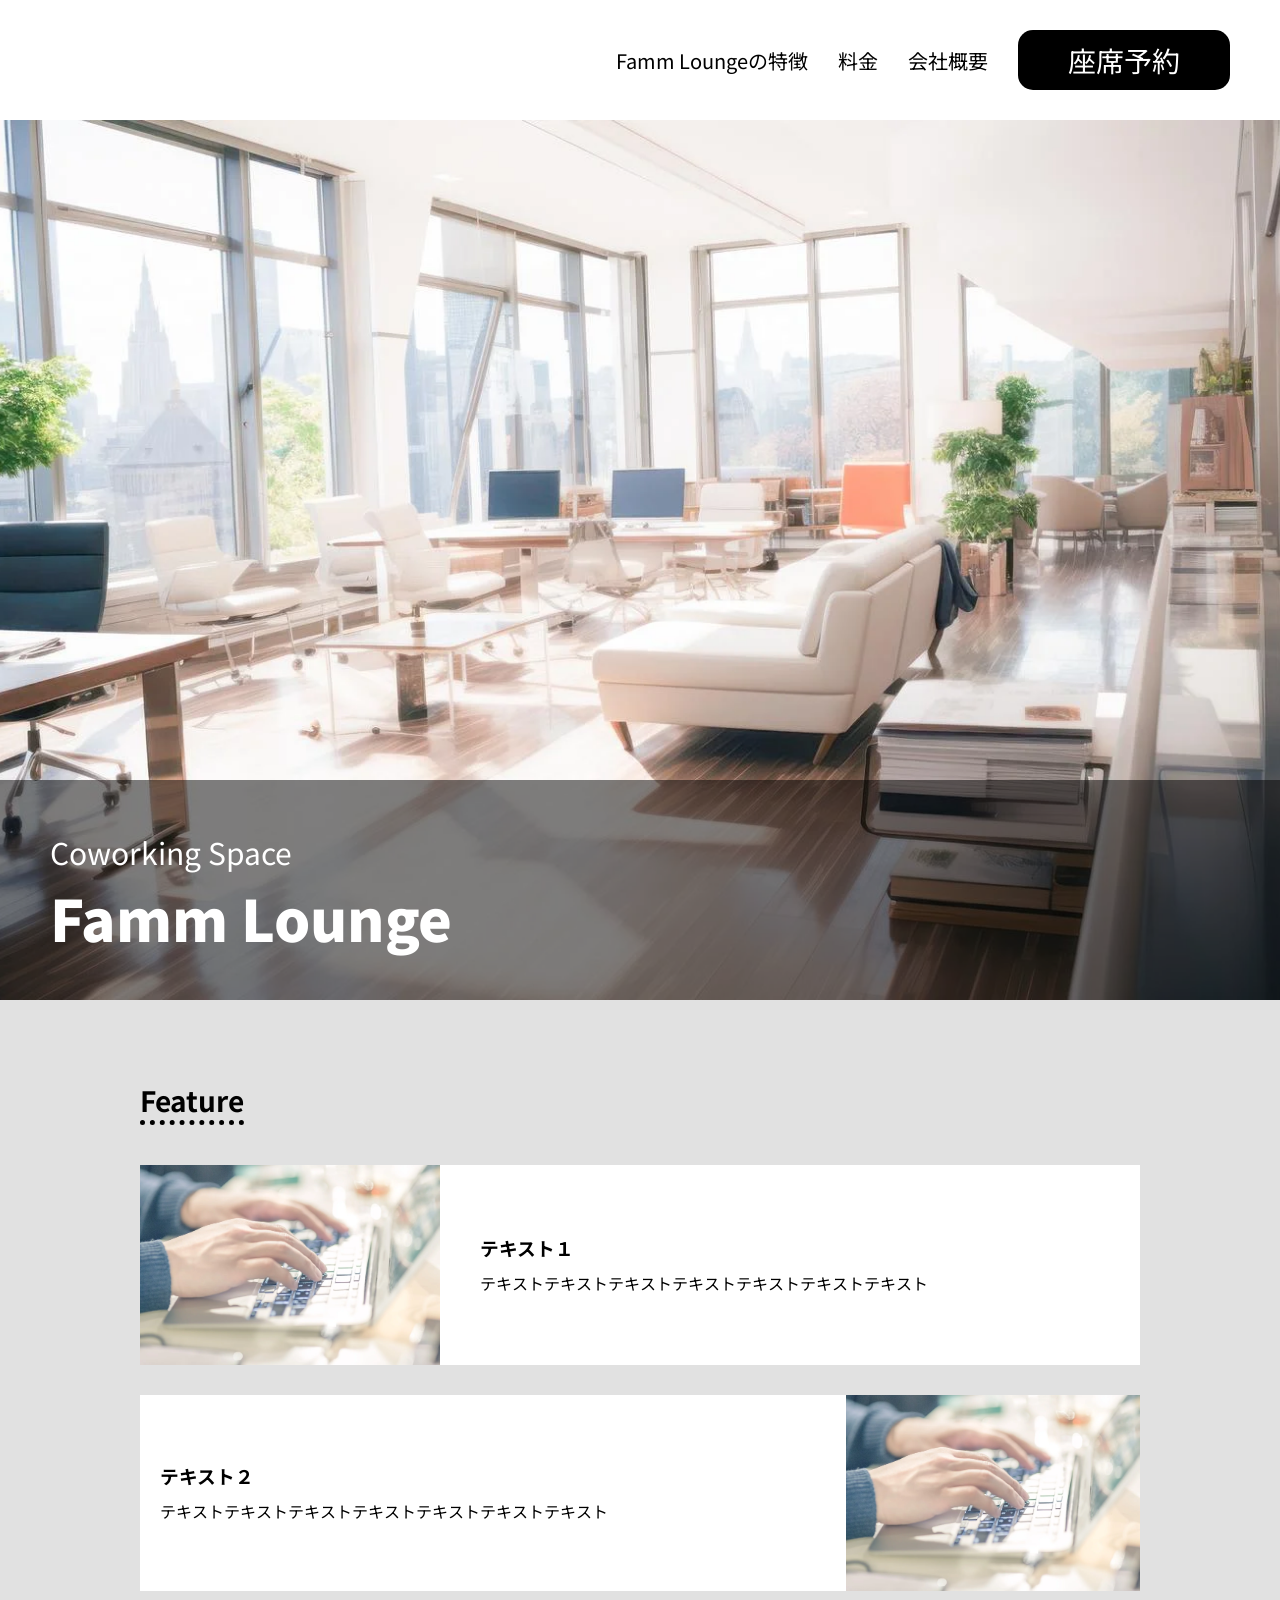
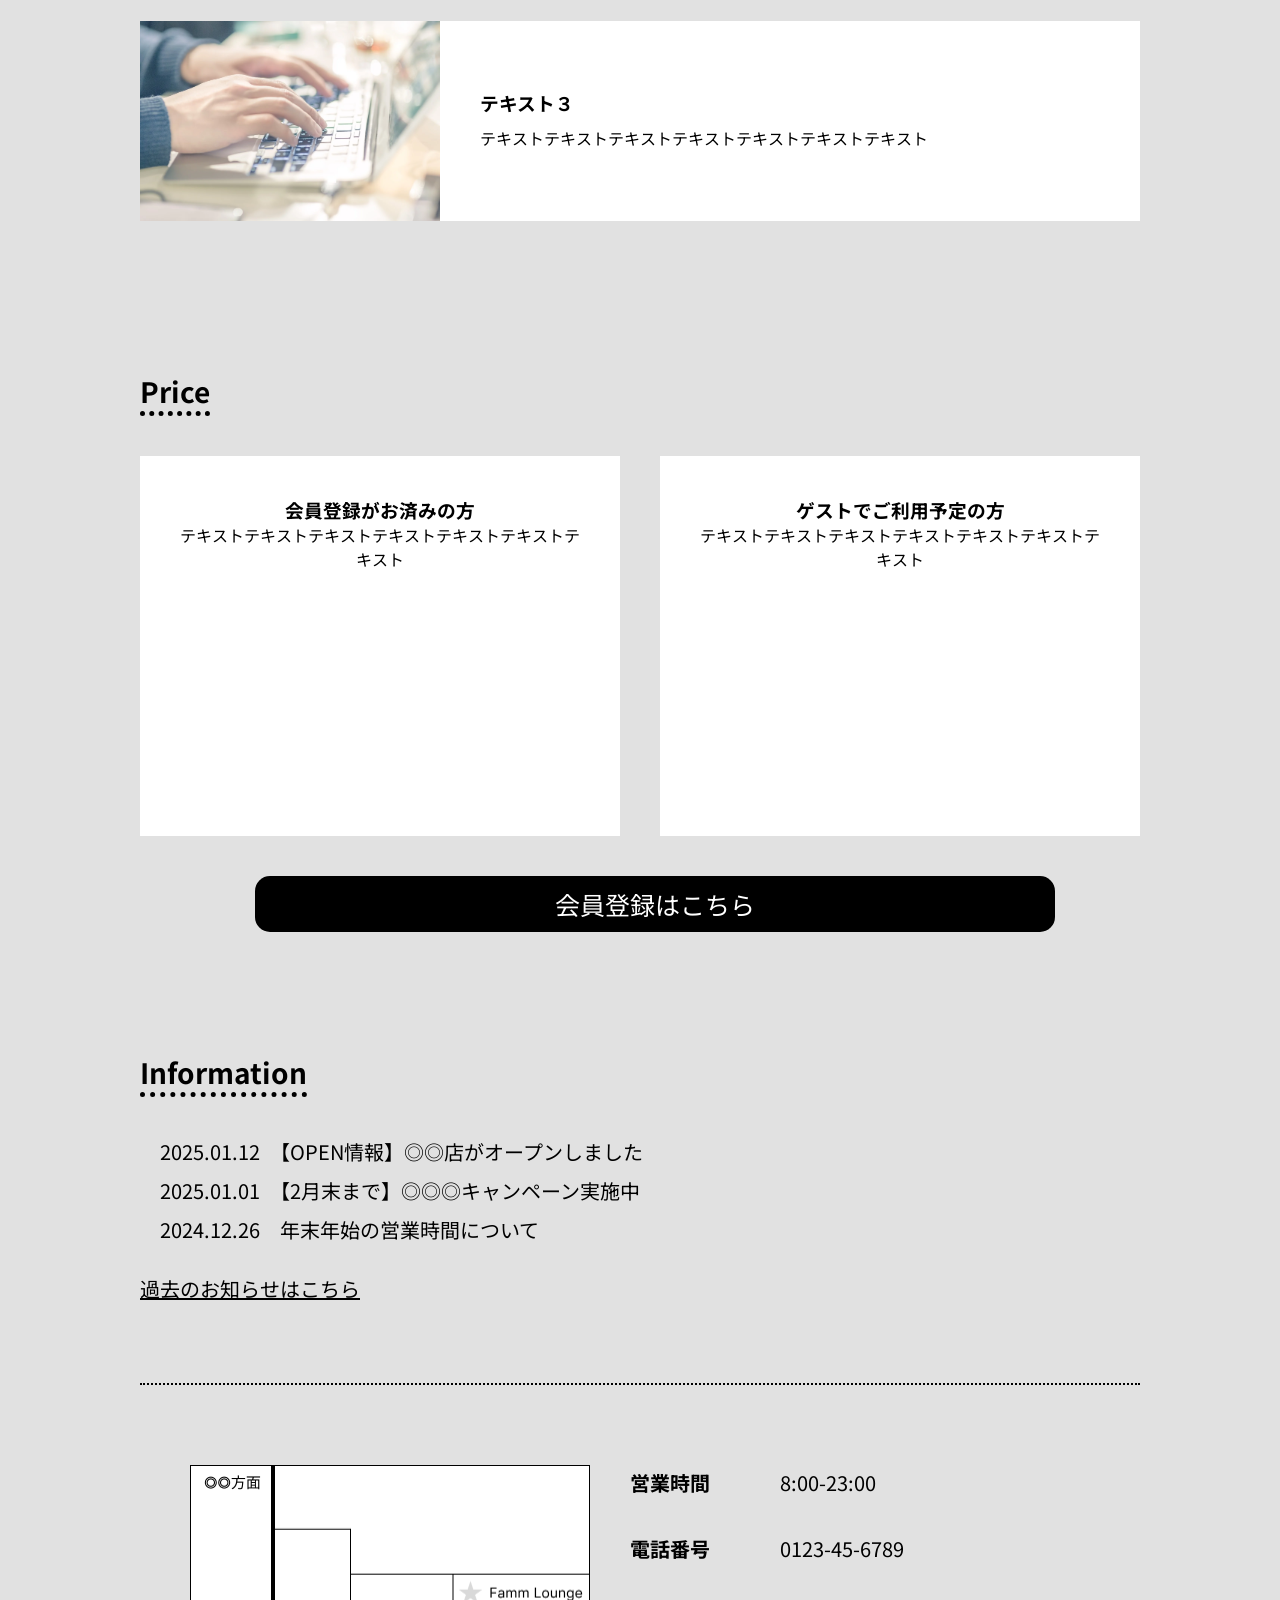
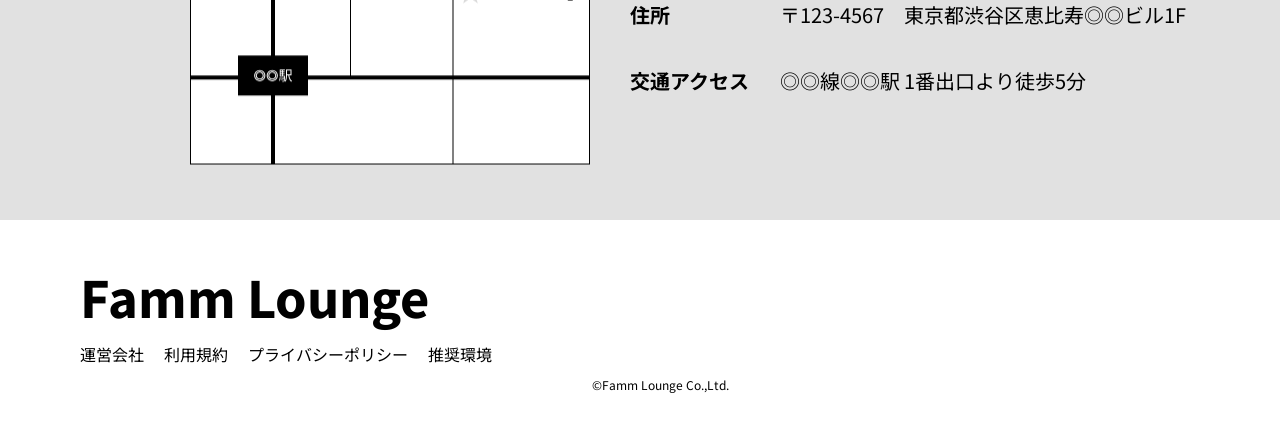
<file: index.html>
<!DOCTYPE html>
<html lang="ja">
<head>
    <meta charset="UTF-8">
    <meta name="viewport" content="width=device-width, initial-scale=1.0">
    <title>コワーキングスペース</title>
    <link rel="stylesheet" href="index.css">
    <link href="https://fonts.googleapis.com/css2?family=Noto+Sans+JP:wght@400;700;900&display=swap" rel="stylesheet">
</head>
<body>
    <header>
        <div class="header-inner">
            <nav>
                <ul>
                    <li><a href="#feature">Famm Loungeの特徴</a></li>
                    <li><a href="#price">料金</a></li>
                    <li><a href="#access">会社概要</a></li>
                </ul>
            </nav>
            <a href="#" class="btn">座席予約</a>
        </div>
    </header>

    <section class="fv">
        <div class="fv-text">
            <div class="fv-inner">
            <p>Coworking Space</p>
            <h1>Famm Lounge</h1>
        </div>
        </div>
    </section>

    <div class="main-bg">

    <section id="feature" class="feature">
        <h2>Feature</h2>

        <div class="feature-item">
            <img src="images/PC作業.webp" alt="PC作業">
            <div class="feature-text">
            <h3>テキスト１</h3>
            <p>テキストテキストテキストテキストテキストテキストテキスト</p>
            </div>
        </div>
        <div class="feature-item reverse">
            <img src="images/PC作業.webp" alt="PC作業">
            <div class="feature-text">
            <h3>テキスト２</h3>
            <p>テキストテキストテキストテキストテキストテキストテキスト</p>
            </div>
        </div>

        <div class="feature-item">
            <img src="images/PC作業.webp" alt="PC作業">
            <div class="feature-text">
            <h3>テキスト３</h3>
            <p>テキストテキストテキストテキストテキストテキストテキスト</p>
        </div>
        </div>
    </section>

    <section id="price" class="price">
        <h2>Price</h2>
        <div class="price-wrap">
        <div class="price-box">
            <h3>会員登録がお済みの方</h3>
            <p>テキストテキストテキストテキストテキストテキストテキスト</p>
        </div>

        <div class="price-box">
            <h3>ゲストでご利用予定の方</h3>
            <p>テキストテキストテキストテキストテキストテキストテキスト</p>
        </div>
        </div>
        <div class="price-btn">
            <a href="#" class="btn">会員登録はこちら</a>
        </div>
    </section>

    <section id="info" class="info">
        <h2>Information</h2>
        <ul>
            <li>2025.01.12　【OPEN情報】◎◎店がオープンしました</li>
            <li>2025.01.01　【2月末まで】◎◎◎キャンペーン実施中</li>
            <li>2024.12.26　年末年始の営業時間について</li>
        </ul>
        <a href="#" class="info-link">過去のお知らせはこちら</a>
    </section>

    <section id="access" class="access">
        <div class="access-wrap">
            <div class="access-map">
        <img src="images/access.png" alt="地図">
        </div>
        <div class="access-text">
            <dl>
                <dt>営業時間</dt>
                <dd>8:00-23:00</dd>
                <dt>電話番号</dt>
                <dd>0123-45-6789</dd>
                <dt>住所</dt>
                <dd>〒123-4567　東京都渋谷区恵比寿◎◎ビル1F</dd>
                <dt>交通アクセス</dt>
                <dd>◎◎線◎◎駅 1番出口より徒歩5分</dd>
            </dl>
        </div>
        </div>
    </section>
    </div>

    <footer>
            <h2>Famm Lounge</h2>
             <div class="footer-inner">
            <ul class="footer-nav">
                <li><a href="#">運営会社</a></li>
                <li><a href="#">利用規約</a></li>
                <li><a href="#">プライバシーポリシー</a></li>
                <li><a href="#">推奨環境</a></li>
            </ul>
            </div>
            <small>
            <p>
                &copy;Famm Lounge Co.,Ltd.
            </p>
            </small>
    </footer>
    
</body>
</html>
</file>
<file: index.css>
@charset "UTF-8";

* {
    margin: 0;
    padding: 0;
}

body {
  font-family: "Noto Sans JP", sans-serif;
}

.main-bg {
    background: #e1e1e1;
}

nav {
    margin-left: auto;
}

nav ul {
    display: flex;
    gap: 30px;
    list-style: none;
    font-size: 20px;
}

a {
    text-decoration: none;
    color: #000;
}

nav a:hover {
    opacity: 0.6;
}

.header-inner {
    max-width: 100%;
    padding: 30px 50px;
    display: flex;
    align-items: center;
}

.btn {
    display: inline-block;
    margin-left: 30px;
    padding: 10px 50px;
    font-size: 28px;
    background-color: #000;
    color: #fff;
    text-decoration: none;
    border-radius: 15px;
    transition: all 0.3s ease;
}

.btn:hover {
    background: #2b2b2b;
    transform: scale(1.05);
    box-shadow: 0 8px 20px rgba(0,0,0,0.3);
    transform: scale(0.98);
}

section {
    padding: 40px 0;
}

h2 {
    display: inline-block;
    position: relative;
    font-size: 28px;
    margin-bottom: 40px;
    text-align: left;
    border-bottom: 5px dotted #000;
}

.fv {
    position: relative;
    height: 800px;
    background-image: url(images/コワーキング.webp);
    background-size: cover;
    background-position: center;
}

.fv-text {
    position: absolute;
    font-size: 38px;
    bottom: 0;
    left: 0;
    width: 100%;
    color: #fff;
    background: rgba(0,0,0,0.5);
    padding: 35px 0px;
    line-height: 45px;
}

.fv-inner {
padding: 15px 0 15px 50px;
}

.fv-inner p {
    font-size: 30px;
    padding-bottom: 20px;
}

.fv-inner h1 {
    padding-bottom: 10px;
    font-weight: 900;
}

.feature {
    max-width: 1000px;
    margin: 0 auto;
    padding: 80px 0;
}

.feature-item {
    display: flex;
    align-items: center;
    gap: 40px;
    margin-bottom: 30px;
    background: #fff;
}

.feature-item img {
    width: 30%;
}

.feature-text {
    width: 70%;
}

.feature-text h3 {
    margin-bottom: 10px;
}

.feature-text p {
    line-height: 1.6;
}

.feature-item.reverse {
    flex-direction: row-reverse;
    padding-left: 20px;
}

.price {
    max-width: 1000px;
    margin: 0 auto;
    padding: 40px 0;
}

.price-wrap {
    display: flex;
    gap: 40px;
}

.price-box {
    width: 50%;
    padding: 40px;
    background: #fff;
    text-align: center;
    height: 300px;
}

.price-btn {
    text-align: center;
    margin-top: 40px;
}

.price-btn a {
    font-size: 25px;
    padding: 10px 300px;
}

.info {
    max-width: 1000px;
    margin: 0 auto;
    padding: 80px 0;
    font-size: 20px;
    border-bottom: 2px dotted #000;

}

.info ul {
    margin-bottom: 20px;
    list-style: none;
    padding-left: 20px;
}

.info ul li {
    padding-bottom: 10px;
}

.info-link {
    color: #000;
    text-decoration: underline;
}

.access {
    max-width: 1000px;
    margin: 0 auto;
    padding: 80px 0;
}

.access-wrap {
    display: flex;
    gap: 40px;
    align-items: flex-start;
}

.access-map {
    width: 40%;
    padding-left: 50px;
}

.access-map img {
    width: 100%;
}

.access-text {
    width: 40%;
    font-size: 20px;
    line-height: 1.8;
}

.access-text dl {
    display: grid;
    grid-template-columns: 120px 1fr;
    row-gap: 12px;
    gap: 30px;
}

.access-text dt {
    font-weight: bold;
}

.access-text dd {
    margin: 0;
    white-space: nowrap;
}

.access {
    padding-bottom: 50px;
}

footer {
    background: #fff;
    padding: 40px;
    margin-left: 40px;
}

.footer-inner {
    max-width: 1000px;
    margin: 0 ;
    padding: 10px 0;
}

footer h2 {
    margin-bottom: 0px;
    font-weight: 800;
    border-bottom: none;
    font-size: 50px;
}

.footer-nav {
    display: flex;
    gap: 20px;
    list-style: none;
    margin-bottom: 0px;
}

.footer-nav a:hover {
    opacity: 0.6;
}

.footer-nav a {
    text-decoration: none;
    color: #000;
}

small {
    font-size: 12px;
    text-align: center;
}
</file>
